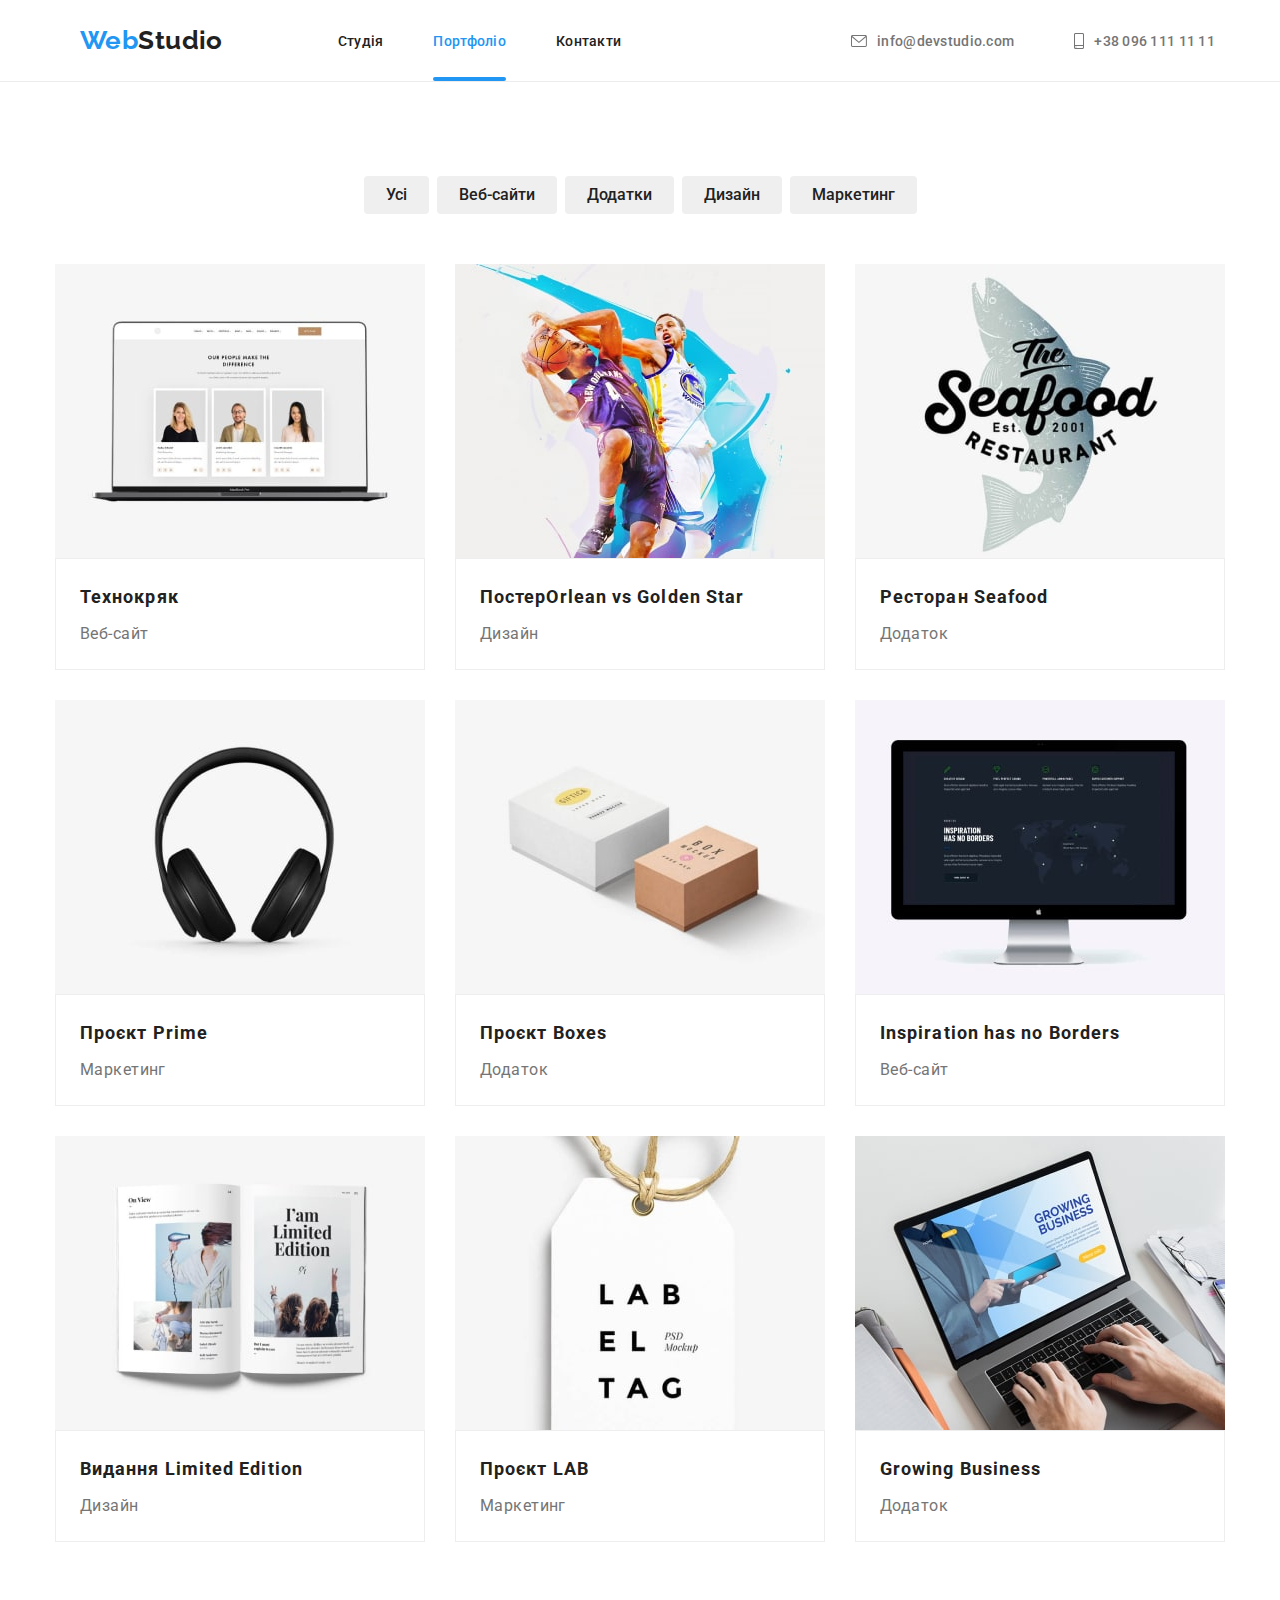
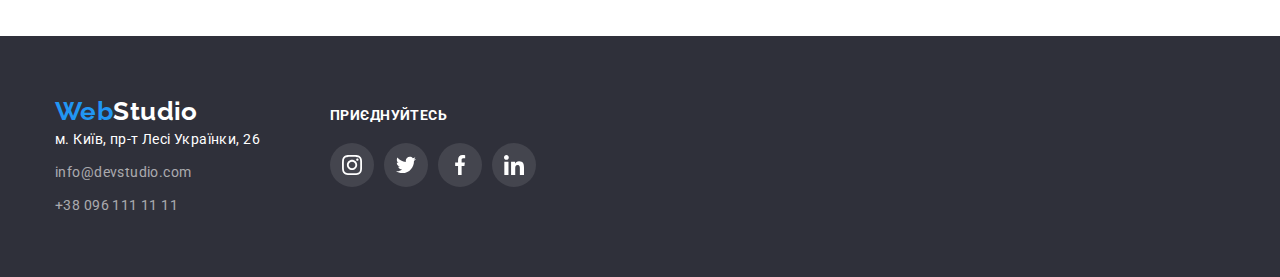
<file: portfolio.html>
<!DOCTYPE html>
<html lang="uk">
  <head>
    <meta charset="UTF-8">
    <meta http-equiv="X-UA-Compatible" content="IE=edge">
    <meta name="viewport" content="width=device-width, initial-scale=1.0">
    <title>Potrfolio</title>
    <!--Font-family-->
    <link rel="preconnect" href="https://fonts.googleapis.com">
    <link rel="preconnect" href="https://fonts.gstatic.com" crossorigin>
    <link
      href="https://fonts.googleapis.com/css2?family=Raleway:wght@700&family=Roboto:wght@400;500;700&display=swap"
      rel="stylesheet">
    <link
      rel="stylesheet"
      href="https://cdnjs.cloudflare.com/ajax/libs/modern-normalize/1.1.0/modern-normalize.min.css">
    <!--Style-->
    <link rel="stylesheet" href="./css/style.css">
  </head>
  <body>
    <header class="header">
      <!--Navigation-->

      <div class="container">
        <div class="header-container">
          <nav class="header-nav">
            <a class="logo link" href="./index.html" lang="en">
              <span class="header-accent">Web</span>Studio
            </a>
            <ul class="header-nav-list list">
              <li class="header-nav-item">
                <a class="header-nav-link link" href="./index.html">Студія</a>
              </li>
              <li class="header-nav-item">
                <a class="header-nav-link link current" href="./portfolio.html">Портфоліо</a>
              </li>
              <li class="header-nav-item">
                <a class="header-nav-link link" href="">Контакти</a>
              </li>
            </ul>
          </nav>
          <!--Contacts-->
          <ul class="header-contacts list">
            <li class="header-contacts-item">
                <a class="contact-links contact-mail link" href="mailto:info@devstudio.com">
                <svg class="header-icon mail" width="16" height="12">
                  <use href="./images/icons.svg#icon-envelope1"></use>
                </svg> 
                  info@devstudio.com</a>
            </li> 
            <li class="header-contacts-item">
                <a class="contact-links contact-tel link" href="tel:+380961111111">
                <svg class="header-icon" width="10" height="16">
                  <use href="./images/icons.svg#icon-smartphone2"></use>
                  </svg>
                  
                  +38 096 111 11 11</a>
            </li>
          </ul>
        </div>
      </div>
    </header>
    <main>
      <section class="section section-portfolio">
        <div class="container">
          <h1 class="visually-hidden">Меню</h1>
          <!--  Кнопки  -->
          <ul class="menu-list list">
            <li class="menu-btn"><button class="btn-list" type="button">Усі</button></li>
            <li class="menu-btn"><button class="btn-list" type="button">Веб-сайти</button></li>
            <li class="menu-btn"><button class="btn-list" type="button">Додатки</button></li>
            <li class="menu-btn"><button class="btn-list" type="button">Дизайн</button></li>
            <li class="menu-btn"><button class="btn-list" type="button">Маркетинг</button></li>
          </ul>
          <!--9 картинок-->
          <div class="projects">
            <ul class="project-list list">
              <!-- 1-->
              <li class="project-list-items">
                <a class="project-link link" href="">
                <div class="project-top-wrap">
                <img src="./images/img.jpg" alt="Наша команда" width="370" height="294">
                  <p class="project-top-text">Ресурс пропонує комплексні пропозиції з різним рівнем функціоналу та сервісів. Все це дозволить відвідувачу отримати вичерпні відомості про компанію чи приватну особу.</p></div>
                  <div class="project-inf">
                    <h2 class="project-name">Технокряк</h2>
                    <p class="project-text">Веб-сайт</p>
                  </div>
                </a>
              </li>
              <!-- 2-->
              <li class="project-list-items">
                <a class="project-link link" href="">
                <div class="project-top-wrap">
                <img
                    src="./images/img(1).jpg"
                    alt="Дизайн постеру New Orlean vs GoldenStar"
                    width="370"
                    height="294"
                  ><p class="project-top-text">Ресурс пропонує комплексні пропозиції з різним рівнем функціоналу та сервісів. Все це дозволить відвідувачу отримати вичерпні відомості про компанію чи приватну особу.</p></div>
                  <div class="project-inf">
                    <h2 class="project-name">Постер<span lang="en">Orlean vs Golden Star</span></h2>
                    <p class="project-text">Дизайн</p>
                  </div>
                  </a>
              </li>

              <!-- 3-->
              <li class="project-list-items">
                <a class="project-link link" href="">
                <div class="project-top-wrap">
                <img src="./images/img(2).jpg" alt="Додаток Seafood" width="370" height="294" ><p class="project-top-text">Ресурс пропонує комплексні пропозиції з різним рівнем функціоналу та сервісів. Все це дозволить відвідувачу отримати вичерпні відомості про компанію чи приватну особу.</p></div>
                  <div class="project-inf">
                    <h2 class="project-name">Ресторан <span lang="en"> Seafood</span></h2>
                    <p class="project-text">Додаток</p>
                  </div>
                  </a>
              </li>
              <!-- 4-->
              <li class="project-list-items">
                <a class="project-link link" href="">
                <div class="project-top-wrap">
                <img src="./images/img(3).jpg" alt="Проєкт Prime" width="370" height="294" ><p class="project-top-text">Ресурс пропонує комплексні пропозиції з різним рівнем функціоналу та сервісів. Все це дозволить відвідувачу отримати вичерпні відомості про компанію чи приватну особу.</p></div>
                  <div class="project-inf">
                    <h2 class="project-name">Проєкт <span lang="en">Prime</span></h2>
                    <p class="project-text">Маркетинг</p>
                  </div>
                  </a>
              </li>
              <!-- 5-->
              <li class="project-list-items">
                <a class="project-link link" href="">
                <div class="project-top-wrap">
                <img src="./images/img(4).jpg" alt="Проєкт Boxes" width="370" height="294" ><p class="project-top-text">Ресурс пропонує комплексні пропозиції з різним рівнем функціоналу та сервісів. Все це дозволить відвідувачу отримати вичерпні відомості про компанію чи приватну особу.</p></div>
                  <div class="project-inf">
                    <h2 class="project-name">Проєкт <span lang="en">Boxes</span></h2>
                    <p class="project-text">Додаток</p>
                  </div>
                  </a>
              </li>
              <!-- 6-->
              <li class="project-list-items">
                <a class="project-link link" href="">
                <div class="project-top-wrap">
                <img
                    src="./images/img(5).jpg"
                    alt="Веб-сайт Inspiration has no Borders"
                    width="370"
                    height="294"
                  ><p class="project-top-text">Ресурс пропонує комплексні пропозиції з різним рівнем функціоналу та сервісів. Все це дозволить відвідувачу отримати вичерпні відомості про компанію чи приватну особу.</p></div>
                  <div class="project-inf">
                    <h2 class="project-name" lang="en">Inspiration has no Borders</h2>
                    <p class="project-text">Веб-сайт</p>
                  </div>
                  </a>
              </li>
              <!-- 7-->
              <li class="project-list-items">
                <a class="project-link link" href="">
                <div class="project-top-wrap">
                <img
                    src="./images/img(6).jpg"
                    alt="Видання Limited Edition"
                    width="370"
                    height="294"
                  ><p class="project-top-text">Ресурс пропонує комплексні пропозиції з різним рівнем функціоналу та сервісів. Все це дозволить відвідувачу отримати вичерпні відомості про компанію чи приватну особу.</p></div>
                  <div class="project-inf">
                    <h2 class="project-name">Видання <span lang="en">Limited Edition</span></h2>
                    <p class="project-text">Дизайн</p>
                  </div>
                  </a>
              </li>
              <!-- 8-->
              <li class="project-list-items">
                <a class="project-link link" href="">
                <div class="project-top-wrap">
                <img src="./images/img(7).jpg" alt="Проєкт LAB" width="370" height="294" ><p class="project-top-text">Ресурс пропонує комплексні пропозиції з різним рівнем функціоналу та сервісів. Все це дозволить відвідувачу отримати вичерпні відомості про компанію чи приватну особу.</p></div>
                  <div class="project-inf">
                    <h2 class="project-name">Проєкт <abbr>LAB</abbr></h2>
                    <p class="project-text">Маркетинг</p>
                  </div>
                  </a>
              </li>
              <!-- 9-->
              <li class="project-list-items">
                <a class="project-link link" href="">
                <div class="project-top-wrap">
                <img
                    src="./images/img(8).jpg"
                    alt="Додаток Growing Business"
                    width="370"
                    height="294"
                  ><p class="project-top-text">Ресурс пропонує комплексні пропозиції з різним рівнем функціоналу та сервісів. Все це дозволить відвідувачу отримати вичерпні відомості про компанію чи приватну особу.</p></div>
                  <div class="project-inf">
                    <h2 class="project-name" lang="en">Growing Business</h2>
                    <p class="project-text">Додаток</p>
                  </div>
                  </a>
              </li>
            </ul>
          </div>
        </div>
      </section>
    </main>
    <!--Footer-->
    <footer class="footer">
      <div class="container">
        <div class="footer-content">
          <div class="footer-inf">
            <a class="logo-footer link" href="./index.html" lang="en">
              <span class="header-accent">Web</span>Studio
            </a>
            <address class="footer-address">м. Київ, пр-т Лесі Українки, 26</address>
            <ul class="footer-list list">
              <li class="footer-inf tel">
                <a class="footer-contacts link" href="mailto:info@devstudio.com">
                  info@devstudio.com
                </a>
              </li>
              <li class="footer-inf">
                <a class="footer-contacts link" href="tel:+380961111111">+38 096 111 11 11</a>
              </li>
            </ul>
          </div>
          <div class="footer-links">
            <p class="footer-soc-text">приєднуйтесь</p>
            <ul class="link-list list">
              <li class="link-item ">
                <a class="footer-soc-link" href=""
                  ><svg class="footer-soc-icon" width="20" height="20">
                    <use href="./images/icons.svg#icon-instagram1"></use>
                  </svg>
                </a>
              </li>
              <li class="link-item icon-list-team">
                <a class="footer-soc-link" href=""
                  ><svg class="footer-soc-icon" width="20" height="20">
                    <use href="./images/icons.svg#icon-twitter2"></use>
                  </svg>
                </a>
              </li>
              <li class="link-item icon-list-team">
                <a class="footer-soc-link" href=""
                  ><svg class="footer-soc-icon" width="20" height="20">
                    <use href="./images/icons.svg#icon-facebook3"></use>
                  </svg>
                </a>
              </li>
              <li class="link-item icon-list-team">
                <a class="footer-soc-link" href=""
                  ><svg class="footer-soc-icon" width="20" height="20">
                    <use href="./images/icons.svg#icon-linkedin4"></use>
                  </svg>
                </a>
              </li>
            </ul>
          </div>
        </div>
      </div>
    </footer>
  </body>
</html>
</file>
<file: css/style.css>
:root {
  --accent-color: #2196f3;
  --primary-text-color: #757575;
  --second-color: #212121;
  --third-color: #ffffff;
  --icon-color: #afb1b8;
}

body {
  font-family: 'Roboto', sans-serif;
  background-color: var(--third-color);
  font-size: 14px;
  color: var(--primary-text-color);
  letter-spacing: 0.03em;
}
/**********************************reset********************************************************/
html {
  box-sizing: border-box;
}

*,
*::backdrop,
*::after {
  box-sizing: inherit;
}
/* стилі обнулення верхніх відступів у елементів* */
p,
h1,
h2,
h3,
h4,
h5,
h6 {
  margin: 0;
}

ul,
ol {
  margin: 0;
  padding-left: 0;
}
button {
  cursor: pointer;
}
/* /* для коректного відображення картинок* */
img {
  display: block;
  max-width: 100%;
  height: auto;
}
/*- курсив */
address {
  font-style: normal;
}

/* !!!!!!!!!!!!!!!!!!!!!!!!!!!!!!!!!!!!!*/
.link {
  text-decoration: none;
}

.list {
  list-style: none;
}
/* main container */

.container {
  width: 1200px;
  margin: 0 auto;
  padding: 0 15px;
}

/* header*/

/* flex */
.header-nav,
.header-nav-list {
  display: flex;
}
.header-container {
  display: flex;
  align-items: center;
}
.header {
  border-bottom: 1px solid #ECECEC;
}

.logo {
  font-family: 'Raleway';
  font-style: normal;
  font-weight: 700;
  font-size: 26px;
  line-height: calc(31 / 26);
  color: var(--second-color);

  display: block;
  margin-right: 90px;
  padding: 25px;
}

.header-accent {
  color: var(--accent-color);
}

.header-nav-link {
  display: block;
  padding-top: 32px;
  padding-bottom: 32px;
  font-weight: 500;
  line-height: calc(16 / 14);
  letter-spacing: 0.02em;
  color: var(--second-color);

  position: relative;

  transition: color 250ms cubic-bezier(0.4, 0, 0.2, 1);
}
.header-nav-list {
  gap: 50px;
  align-items: center;
}
/* current-line */
.header-nav-link.current::after {
  content: '';
  position: absolute;
  bottom: 0;
  left: 0;
  width: 100%;
  height: 4px;
  background-color: var(--accent-color);
  border-radius: 4px;
}
.current {
  color: var(--accent-color);
}

.header-nav-link:hover,
.header-nav-link:focus {
  color: var(--accent-color);
}

/*  flex*************************************************** */
.header-contacts {
  display: flex;
  margin-left: auto;
}
.contact-links {
  margin-right: 10px;
}
.header-contacts .header-contacts-item + .header-contacts-item {
  margin-left: 50px;
}
.contact-links {
  padding-top: 32px;
  padding-bottom: 32px;
  font-weight: 500;
  line-height: calc(16 / 14);
  letter-spacing: 0.02em;
  color: var(--primary-text-color);
  display: flex;
  align-items: center;

  transition: color 250ms cubic-bezier(0.4, 0, 0.2, 1);
}

.header-icon {
  fill: currentColor;
  margin-right: 10px;
}

.header-contacts-item {
  display: flex;
  margin-left: auto;

  transition: color 250ms cubic-bezier(0.4, 0, 0.2, 1);
}

.header-contacts-item:hover,
.header-contacts-item:focus {
  color: var(--accent-color);
}
.contact-tel:hover,
.contact-tel:focus,
.contact-mail:hover,
.contact-mail:focus {
  color: var(--accent-color);
}

/* Hero****************************************** */
.section {
  padding-top: 94px;
  padding-bottom: 94px;
}
.hero-btn:hover,
.hero-btn:focus {
  color: var(--second-color);
  background-color: var(--primary-text-color);
}

.hero-title {
  width: 670px;
  margin-left: auto;
  margin-right: auto;
  margin-bottom: 30px;

  font-weight: 900;
  font-size: 44px;
  line-height: calc(60 / 44);
  letter-spacing: 0.06em;
  text-transform: uppercase;
  color: var(--third-color);
}

.hero-btn {
  border: none;
  display: inline-block;
  align-items: center;
  padding: 10px 32px;

  font-family: inherit;
  font-size: 16px;
  line-height: calc(30 / 16);
  letter-spacing: 0.06em;
  color: var(--third-color);
  cursor: pointer;
  background: var(--accent-color);
  box-shadow: 0px 4px 4px rgba(0, 0, 0, 0.15);
  border-radius: 4px;

  transition: color 250ms cubic-bezier(0.4, 0, 0.2, 1), background-color 250ms cubic-bezier(0.4, 0, 0.2, 1);
}

.hero {
  text-align: center;
  padding-top: 200px;
  padding-bottom: 200px;

  max-width: 1600px;
  height: 600px;
  margin-left: auto;
  margin-right: auto;
  background-image: linear-gradient(to right, rgba(47, 48, 58, 0.4), rgba(47, 48, 58, 0.4)),
    url(../images/hero-bg.jpg);
  background-repeat: no-repeat;
  background-position: center;
  background-size: cover;
  background-color: var(--primary-text-color);
}

/* Section 2***************************************/
.visually-hidden {
  position: absolute;
  white-space: nowrap;
  width: 1px;
  height: 1px;
  overflow: hidden;
  border: 0;
  padding: 0;
  clip: rect(0 0 0 0);
  clip-path: inset(50%);
  margin: -1px;
}

.benefits-list {
  display: flex;
  gap: 30px;
}
.benefits-title {
  margin-bottom: 10px;
  font-size: inherit;
  line-height: calc(16 / 14);
  text-transform: uppercase;
  color: var(--second-color);
}

.benefits-text {
  line-height: calc(24 / 14);
  color: var(--primary-text-color);
}
.benefits-item {
  width: 270px;
  align-items: center;
}

.benefits-item {
  width: 270px;
  height: 284px;
}
.benefits-item-box {
  display: flex;
  margin: auto;
  align-items: center;
  justify-content: center;
  height: 120px;
  background-color: #f5f4fa;
  margin-bottom: 30px;
  border-radius: 4px;
}
/*Section 3*****************************************/
.about {
  padding-top: 0;
}
.section-title {
  margin-bottom: 50px;
  font-size: 36px;
  line-height: calc(42 / 36);
  text-align: center;
  color: var(--second-color);
}
.about-list {
  display: flex;
  gap: 30px;
}
.about-list-items {
  width: calc((100%-60px) / 3);
}
/*  додаткова секція */
.about-box {
  position: relative;
}
.about-text {
  font-size: 14px;
  line-height: 16px;
  text-transform: uppercase;
  color: var(--third-color);
}
.text-box {
  display: flex;
  justify-content: center;
  align-items: center;
  width: 370px;
  height: 70px;
  background-color: rgba(47, 48, 58, 0.8);

  position: absolute;
  bottom: 0;
}

/* Section 4*/
.team {
  background-color: #f5f4fa;
  padding-top: 94px;
  padding-bottom: 94px;
}

.team-list {
  display: flex;
  gap: 30px;
}
.team-list-item {
  width: calc((100%-90px) / 4);
  box-shadow: 0px 2px 1px 0px rgba(0, 0, 0, 0.2);
  box-shadow: 0px 1px 1px 0px rgba(0, 0, 0, 0.14);
  box-shadow: 0px 1px 3px 0px rgba(0, 0, 0, 0.12);
  background: rgba(255, 255, 255, 1);
  border-radius: 4px;
}
.team-name {
  margin-bottom: 10px;
  font-weight: 500;
  font-size: 16px;
  line-height: calc(19 / 16);
  text-align: center;
  color: var(--second-color);
}

.team-text {
  font-size: 16px;
  line-height: calc(19 / 16);
  text-align: center;
}
.box-team-text {
  padding-top: 30px;
  padding-left: 32px;
  padding-right: 32px;
  padding-bottom: 30px;
}
.team-text {
  margin-bottom: 16px;
}

/* соц мережі********************************************* */

.link-list {
  display: flex;
  gap: 10px;
}
.link-item {
  width: calc((100%-30px) / 4);
}

.team-soc-link:hover,
.team-soc-link:focus {
  background-color: var(--accent-color);
  color: var(--third-color);
}
.team-soc-link {
  width: 44px;
  height: 44px;
  border-radius: 50%;
  background-color: var(--third-color);
  display: flex;
  align-items: center;
  justify-content: center;
  color: var(--icon-color);

  transition: background-color 250ms cubic-bezier(0.4, 0, 0.2, 1), color 250ms cubic-bezier(0.4, 0, 0.2, 1);
}
.team-soc-icon {
  fill: currentColor;
}
/* section-5******************** */
.section-title {
  margin-bottom: 50px;
}
.client-list {
  display: flex;
  gap: 30px;
}
.client-soc-link {
  display: flex;
  margin: auto;
  align-items: center;
  justify-content: center;
  height: 92px;
  border: 1px solid rgba(175, 177, 184, 1);
  border-radius: 4px;
  width: 170px;
  color: var(--icon-color);

  transition: border-color 250ms cubic-bezier(0.4, 0, 0.2, 1), color 250ms cubic-bezier(0.4, 0, 0.2, 1);
}
.client-soc-icon {
  fill: currentColor;
  width: 106px;
  height: 60px;
}
.client-soc-link:hover,
.client-soc-link:focus {
  border-color: var(--accent-color);
  color: var(--accent-color);
}
/* footer soc link */

.footer-soc-icon {
  fill: var(--third-color);
}
.footer-soc-link:hover,
.footer-soc-link:focus {
  background-color: var(--accent-color);
}
.footer-soc-link {
  width: 44px;
  height: 44px;
  border-radius: 50%;
  background-color: rgba(255, 255, 255, 0.1);
  display: flex;
  align-items: center;
  justify-content: center;

  transition: background-color 250ms cubic-bezier(0.4, 0, 0.2, 1);
}
/* Footer*/
.footer-content {
  display: flex;
  align-items: baseline;
}
.footer-links {
  margin-left: 70px;
}

.footer {
  background: #2f303a;
  padding-top: 60px;
  padding-bottom: 60px;
}

.logo-footer {
  display: block;
  font-family: 'Raleway';
  font-style: normal;
  font-weight: 700;
  font-size: 26px;
  line-height: 31px;
  color: var(--third-color);
}
.logo-bottom {
  margin-bottom: 20px;
}

.footer-accent {
  color: var(--accent-color);
}

.footer-address {
  line-height: calc(24 / 14);
  color: var(--third-color);
  margin-bottom: 9px;
}

.footer-contacts {
  line-height: calc(24 / 14);
  color: rgba(255, 255, 255, 0.6);

  transition: color 250ms cubic-bezier(0.4, 0, 0.2, 1);
}
.tel {
  margin-bottom: 9px;
}

.footer-contacts:hover,
.footer-contacts:focus {
  color: var(--accent-color);
}
.footer-soc-text {
  font-family: 'Roboto';
  font-style: normal;
  font-weight: 700;
  line-height: calc(16 / 14);
  letter-spacing: 0.03em;
  text-transform: uppercase;
  color: rgba(255, 255, 255, 1);
  margin-bottom: 20px;
}
/* portfolio*/

/* кнопки */
.menu-btn:hover,
.menu-btn:focus {
  box-shadow: 0px 2px 2px 0px rgba(0, 0, 0, 0.12);

  box-shadow: 0px 1px 2px 0px rgba(0, 0, 0, 0.08);

  box-shadow: 0px 3px 1px 0px rgba(0, 0, 0, 0.1);
}
.menu-btn {
  transition: box-shadow 250ms cubic-bezier(0.4, 0, 0.2, 1);
}
.menu-list {
  display: flex;
  gap: 8px;
  justify-content: center;
  margin-bottom: 50px;
}
.btn-list:hover,
.btn-list:focus {
  color: var(--third-color);
  background-color: var(--accent-color);
  box-shadow: 0px 3px 1px rgba(0, 0, 0, 0.1), 0px 1px 2px rgba(0, 0, 0, 0.08),
    0px 2px 2px rgba(0, 0, 0, 0.12);
}

.btn-list {
  padding: 6px 22px;
  font-family: inherit;
  font-weight: 500;
  font-size: 16px;
  line-height: calc(26 / 16);
  text-align: center;
  color: var(--second-color);
  cursor: pointer;
  border: none;
  border-radius: 4px;

  transition: background-color 250ms cubic-bezier(0.4, 0, 0.2, 1), color 250ms cubic-bezier(0.4, 0, 0.2, 1),
  box-shadow 250ms cubic-bezier(0.4, 0, 0.2, 1);
}

/* проекти, 3*3 */

.project-top-wrap {
  position: relative;
  overflow: hidden;
}
/*  відїжджає вверх */
.project-link:hover .project-top-text {
  transform: translateY(0);
}
.project-top-text {
  position: absolute;
  top: 0;
  left: 0;

  font-size: 18px;
  line-height: 1.56;
  color: var(--third-color);
  background: rgba(33, 150, 243, 0.9);

  padding: 63px 24px;
  height: 100%;
  /* відїжджає вниз */
  transform: translateY(100%);
  /* повільний спуск і підйом */
  transition: transform 250ms cubic-bezier(0.4, 0, 0.2, 1);
}

.project-list {
  display: flex;
  flex-wrap: wrap;
  gap: 30px;
}
.project-link {
  width: calc((100%-60px) / 3);
}

.project-inf {
  padding: 20px 24px;
  border: 1px solid #eeeeee;
  background-color: #ffffff;
}

.project-name {
  font-size: 18px;
  line-height: calc(36 / 18);
  letter-spacing: 0.06em;
  color: var(--second-color);
  margin-bottom: 4px;
}

.project-text {
  font-size: 16px;
  line-height: calc(30 / 16);
  color: var(--primary-text-color);
}
/* shadow */
.project-list-items:hover,
.project-list-items:focus {
  box-shadow: 0px 1px 1px rgba(0, 0, 0, 0.12), 0px 4px 4px rgba(0, 0, 0, 0.06),
    1px 4px 6px rgba(0, 0, 0, 0.16);
}
.project-list-items {
  transition: box-shadow 250ms cubic-bezier(0.4, 0, 0.2, 1);
}
/* modal */
.backdrop {
  position: fixed;
  top: 0;
  width: 100%;
  height: 100%;
  background-color: rgba(0, 0, 0, 0.2);

  transition: opasity 250ms cubic-bezier(0.4, 0, 0.2, 1),
  visibility 250ms cubic-bezier(0.4, 0, 0.2, 1);
}
.modal {
  width: 530px;
  min-height: 580px;
  background-color: var(--third-color);
  position: absolute;
  top: 50%;
  left: 50%;
  transform: translate(-50%, -50%) scale(1);
  transition: transform 250ms cubic-bezier(0.4, 0, 0.2, 1);
  box-shadow: 0px 1px 3px rgba(0, 0, 0, 0.12), 0px 1px 1px rgba(0, 0, 0, 0.14),
    0px 2px 1px rgba(0, 0, 0, 0.2);
  border-radius: 4px;
}
.modal-btn {
  width: 30px;
  height: 30px;
  border: 1px solid rgba(0, 0, 0, 0.1);
  border-radius: 50%;
  background-color: transparent;
  position: absolute;
  top: 8px;
  right: 8px;
  display: flex;
  align-items: center;
  justify-content: center;
}
.is-hidden {
  visibility: hidden;
  opacity: 0;
  pointer-events: auto;
}
</file>
